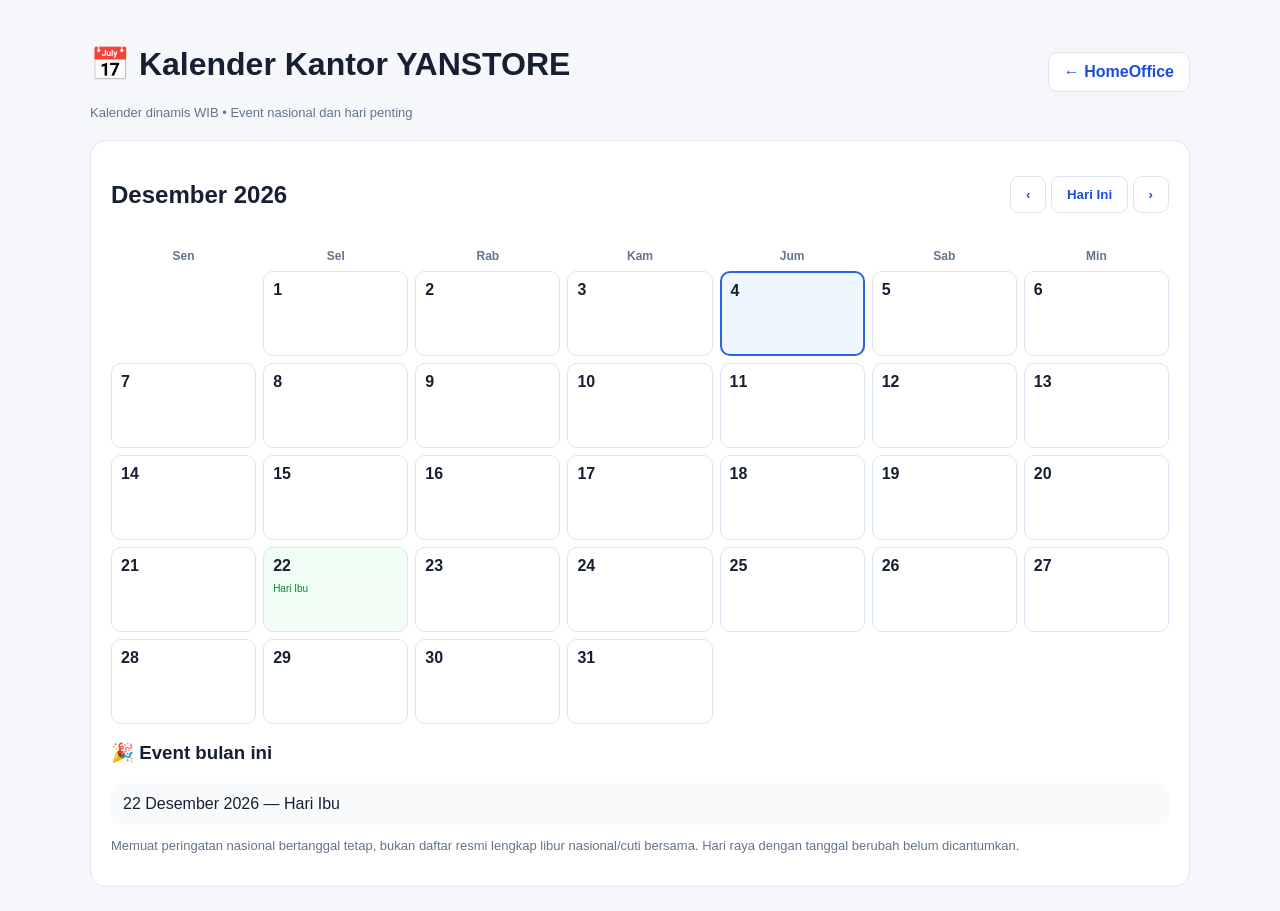
<file: office-calendar.html>
<!doctype html><html lang="id"><head><meta charset="utf-8"><meta name="viewport" content="width=device-width,initial-scale=1"><title>Kalender Kantor | YANSTORE</title><style>
*{box-sizing:border-box}body{margin:0;background:#f5f7fb;color:#172033;font-family:Arial,system-ui;padding:24px}.wrap{max-width:1100px;margin:auto}.top{display:flex;justify-content:space-between;align-items:center;gap:12px;flex-wrap:wrap}.card{background:#fff;border:1px solid #e3e8ef;border-radius:16px;padding:20px;margin-top:20px}.toolbar{display:flex;align-items:center;justify-content:space-between;gap:8px;flex-wrap:wrap}button,.link{border:1px solid #dfe5ed;border-radius:9px;background:white;padding:10px 15px;cursor:pointer;color:#1d4ed8;text-decoration:none;font-weight:bold}.week,.grid{display:grid;grid-template-columns:repeat(7,minmax(0,1fr));gap:7px}.week{margin:20px 0 8px;text-align:center;color:#64748b;font-size:12px}.day{min-height:85px;border:1px solid #dbe4f0;border-radius:10px;padding:9px;overflow-wrap:anywhere}.day.today{border:2px solid #2563eb;background:#eff6ff}.day.event{background:#effdf4}.day.today.event{background:#e7f3ff}.day small{display:block;color:#15803d;font-size:10px;margin-top:7px;line-height:1.3}.events{display:grid;gap:10px}.eventline{padding:12px;border-radius:10px;background:#f8fafc}.muted{color:#64748b;font-size:13px}@media(max-width:600px){body{padding:10px}.card{padding:12px}.day{min-height:60px;padding:4px;font-size:12px}.day small{font-size:9px}.week,.grid{gap:3px}}
</style></head><body><div class="wrap"><div class="top"><div><h1>📅 Kalender Kantor YANSTORE</h1><div class="muted">Kalender dinamis WIB • Event nasional dan hari penting</div></div><a class="link" href="./index.html">← HomeOffice</a></div><div class="card"><div class="toolbar"><h2 id="title">Kalender</h2><div><button id="prev" aria-label="Bulan sebelumnya">‹</button> <button id="today">Hari Ini</button> <button id="next" aria-label="Bulan berikutnya">›</button></div></div><div class="week"><b>Sen</b><b>Sel</b><b>Rab</b><b>Kam</b><b>Jum</b><b>Sab</b><b>Min</b></div><div id="grid" class="grid"></div><h3>🎉 Event bulan ini</h3><div id="events" class="events"></div><p class="muted">Memuat peringatan nasional bertanggal tetap, bukan daftar resmi lengkap libur nasional/cuti bersama. Hari raya dengan tanggal berubah belum dicantumkan.</p></div></div><script src="./office-calendar.js"></script></body></html>
</file>
